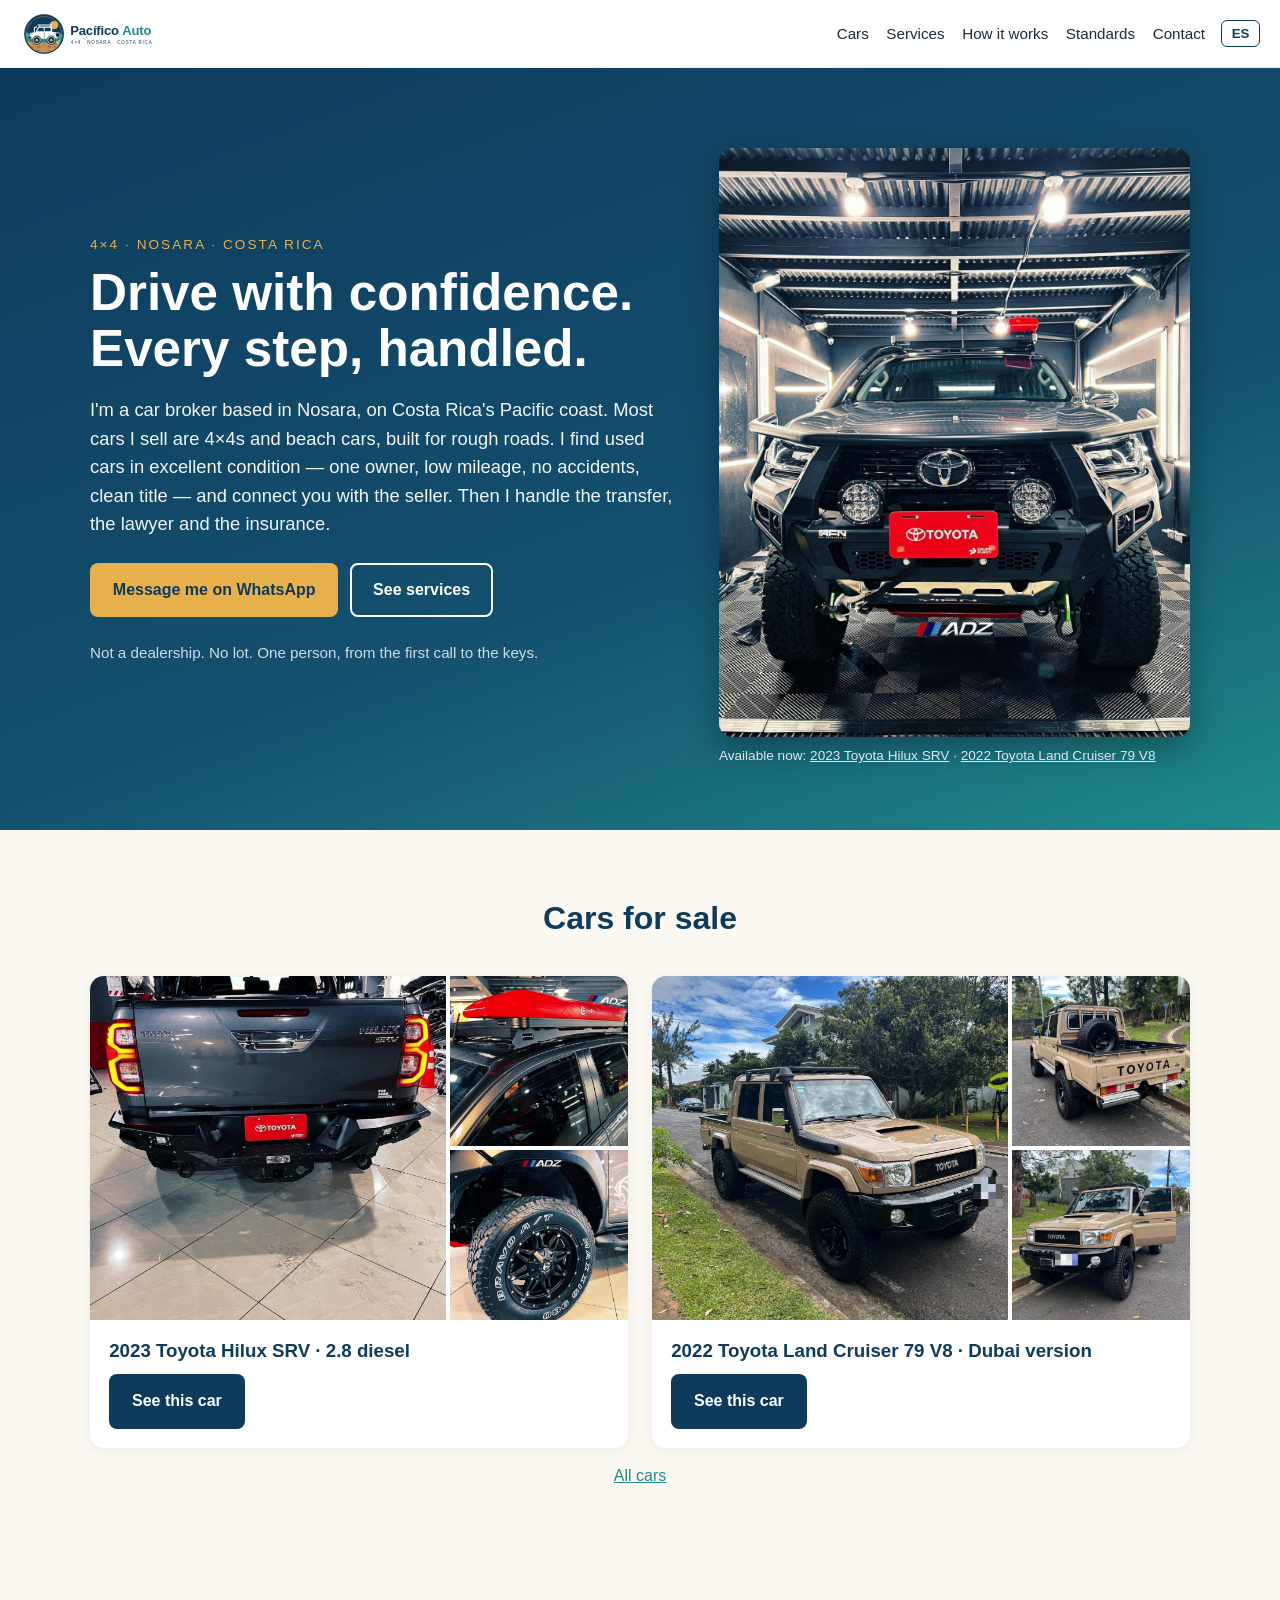
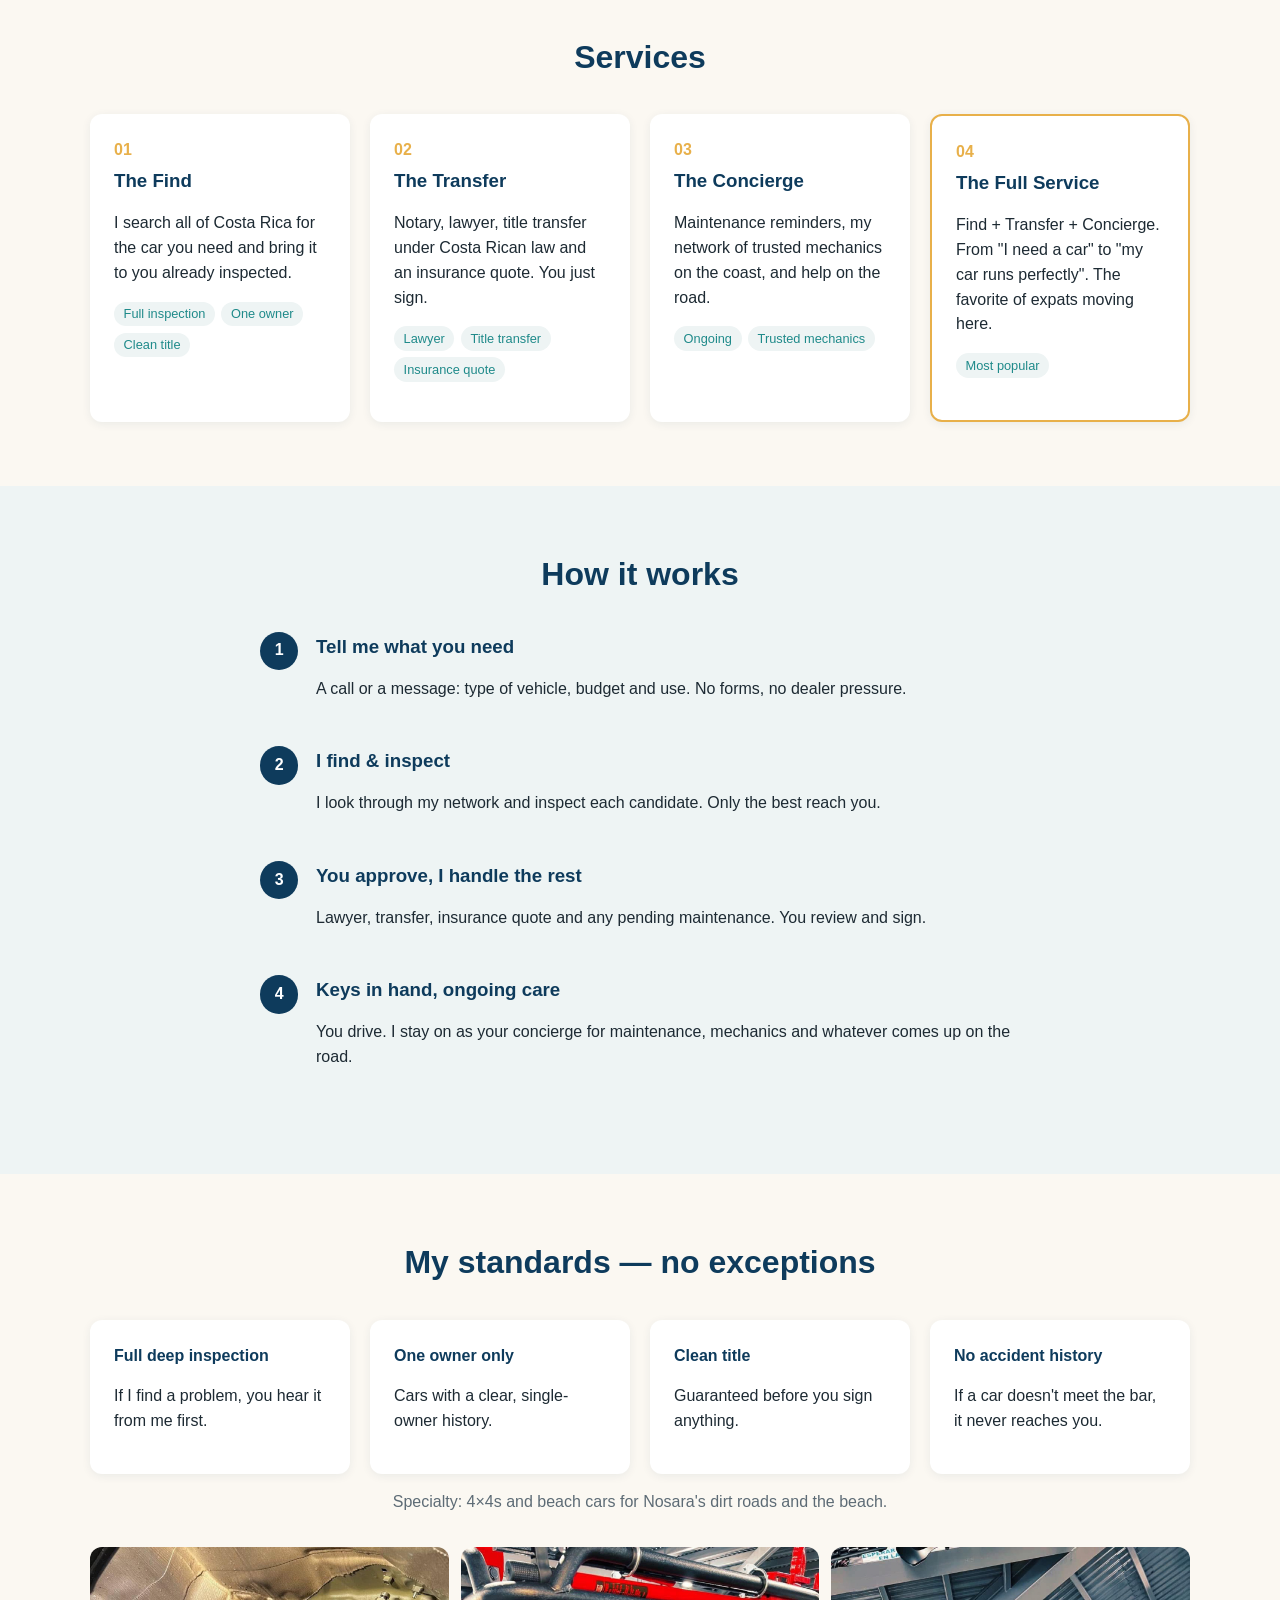
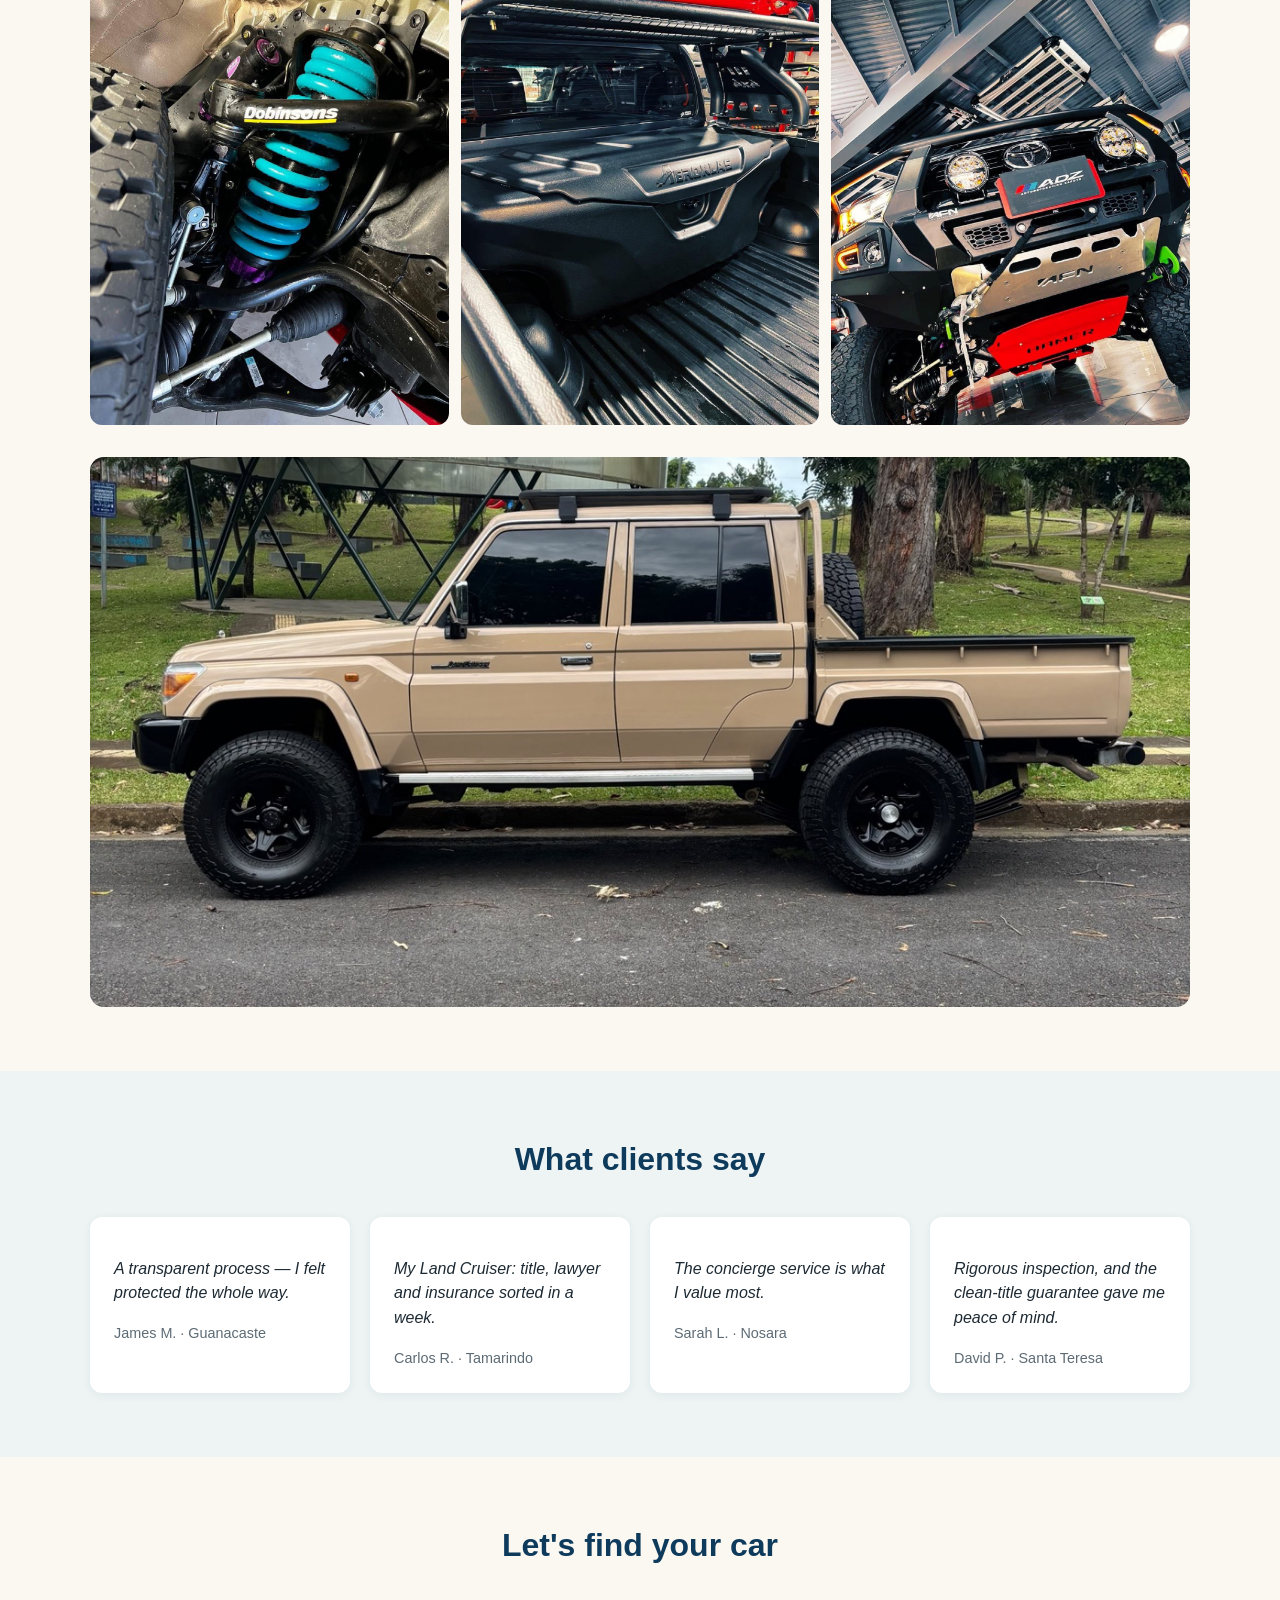
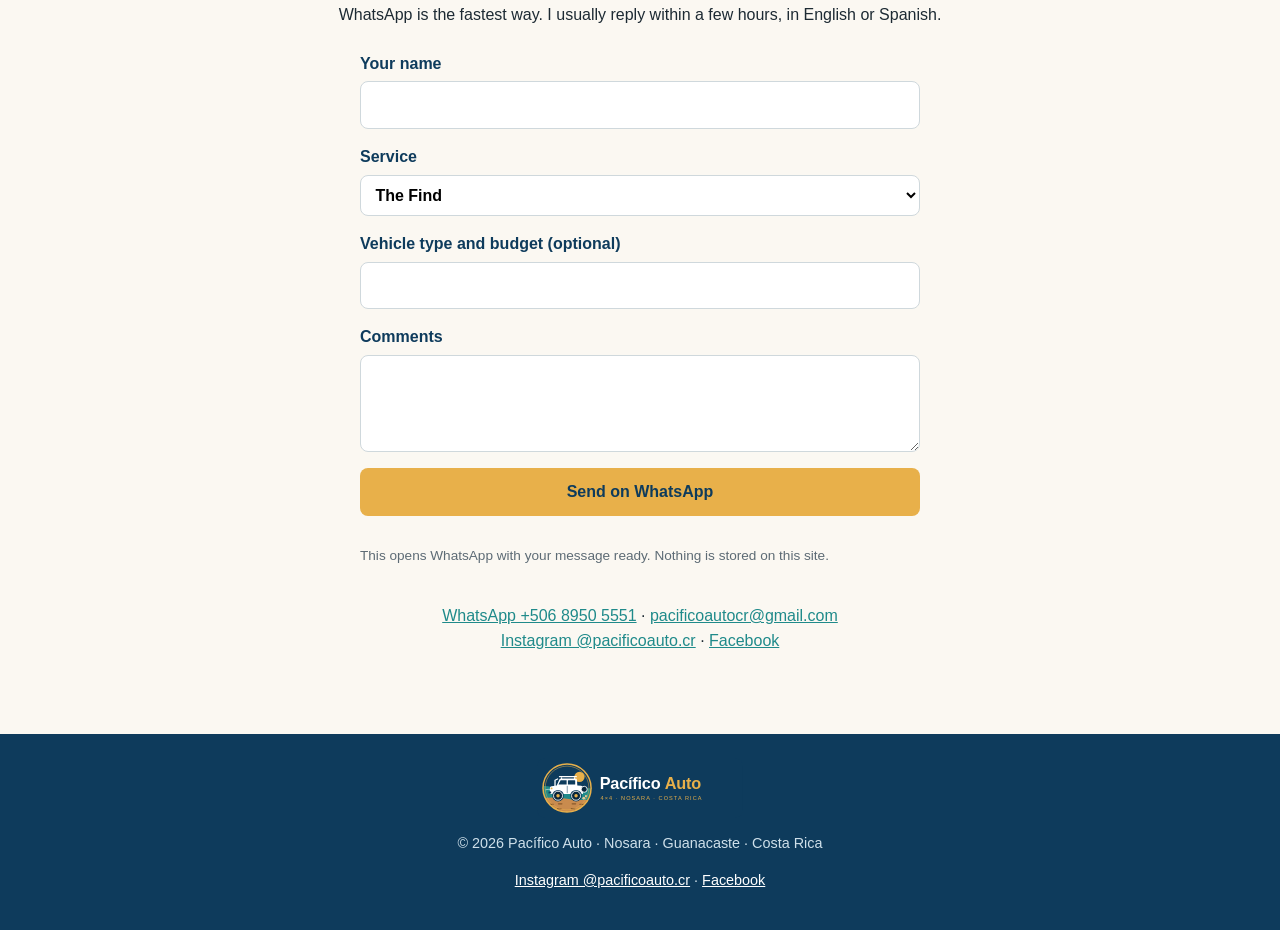
<file: index.html>
<!DOCTYPE html>
<html lang="en" class="lang-en">
<head>
<meta charset="utf-8">
<meta name="viewport" content="width=device-width, initial-scale=1">
<title>Pacífico Auto — 4×4 car broker in Nosara, Costa Rica</title>
<meta name="description" content="Pacífico Auto finds one-owner, clean-title, accident-free 4×4s and beach cars in Nosara and Costa Rica's Pacific coast, and handles the transfer, lawyer and insurance. Guanacaste · Nicoya · Puntarenas.">
<link rel="canonical" href="https://pacificoautocr.com/">
<meta property="og:type" content="website">
<meta property="og:site_name" content="Pacífico Auto">
<meta property="og:title" content="Pacífico Auto — Drive with confidence. Every step, handled.">
<meta property="og:description" content="Car broker · Costa Rica">
<meta property="og:url" content="https://pacificoautocr.com/">
<meta property="og:locale" content="en_US">
<meta property="og:locale:alternate" content="es_CR">
<meta name="theme-color" content="#0E3B5C">
<link rel="icon" href="img/icon.svg" type="image/svg+xml">
<link rel="apple-touch-icon" href="img/pacifico-auto-icono.png">
<meta property="og:image" content="https://pacificoautocr.com/img/pacifico-auto-cuadrado.png">
<link rel="stylesheet" href="css/style.css?v=3">
</head>
<body>

<header class="top">
  <a class="brand" href="#inicio" aria-label="Pacífico Auto">
    <img class="logo" src="img/pacifico-auto-horizontal.svg" alt="Pacífico Auto — 4×4 · Nosara · Costa Rica" width="165" height="48">
  </a>
  <nav>
    <a href="autos/index.html"><span class="en">Cars</span><span class="es">Autos</span></a>
    <a href="#services"><span class="en">Services</span><span class="es">Servicios</span></a>
    <a href="#how"><span class="en">How it works</span><span class="es">Cómo funciona</span></a>
    <a href="#standards"><span class="en">Standards</span><span class="es">Estándares</span></a>
    <a href="#contact"><span class="en">Contact</span><span class="es">Contacto</span></a>
  </nav>
  <button class="lang-toggle" type="button" aria-label="Cambiar idioma / Switch language">
    <span class="en">ES</span><span class="es">EN</span>
  </button>
</header>

<main>

<section id="inicio" class="hero">
  <div class="hero-inner con-foto">
   <div>
    <p class="kicker">4×4 · Nosara · Costa Rica</p>
    <h1>Drive with confidence.<br>Every step, handled.</h1>
    <p class="lead">
      <span class="en">I'm a car broker based in Nosara, on Costa Rica's Pacific coast. Most cars I sell are 4×4s and beach cars, built for rough roads. I find used cars in excellent condition — one owner, low mileage, no accidents, clean title — and connect you with the seller. Then I handle the transfer, the lawyer and the insurance.</span>
      <span class="es">Soy car broker en Nosara, en la costa del Pacífico de Costa Rica. La mayoría de los carros que vendo son 4×4 y playeros, hechos para calles malas. Busco autos usados en excelentes condiciones —de un dueño, poco kilometraje, sin accidentes y título limpio— y lo conecto con el vendedor. Después me encargo del traspaso, el abogado y el seguro.</span>
    </p>
    <div class="cta">
      <a class="btn primary" href="https://wa.me/50689505551" target="_blank" rel="noopener">
        <span class="en">Message me on WhatsApp</span><span class="es">Escríbame por WhatsApp</span>
      </a>
      <a class="btn ghost" href="#services"><span class="en">See services</span><span class="es">Ver servicios</span></a>
    </div>
    <p class="note"><span class="en">Not a dealership. No lot. One person, from the first call to the keys.</span><span class="es">No soy agencia ni tengo lote. Una sola persona, de la primera llamada a las llaves.</span></p>
   </div>
    <figure class="hero-foto">
      <a href="autos/toyota-hilux-srv-2023/index.html">
        <img src="autos/toyota-hilux-srv-2023/fotos/01-frente.jpg" alt="2023 Toyota Hilux SRV" width="1200" height="1600">
      </a>
      <figcaption><span class="en">Available now:</span><span class="es">Disponible:</span> <a href="autos/toyota-hilux-srv-2023/index.html">2023 Toyota Hilux SRV</a> · <a href="autos/toyota-land-cruiser-79-v8/index.html">2022 Toyota Land Cruiser 79 V8</a></figcaption>
    </figure>
  </div>
</section>

<section id="for-sale" class="en-venta">
  <h2><span class="en">Cars for sale</span><span class="es">Autos en venta</span></h2>
  <div class="venta-grid">
    <a class="venta-card" href="autos/toyota-hilux-srv-2023/index.html">
      <div class="venta-fotos">
        <img src="autos/toyota-hilux-srv-2023/fotos/02-atras.jpg" alt="Toyota Hilux SRV 2023, atrás" loading="lazy">
        <img src="autos/toyota-hilux-srv-2023/fotos/03-roof-rack-tanque.jpg" alt="Toyota Hilux SRV 2023, roof rack y tanque de agua" loading="lazy">
        <img src="autos/toyota-hilux-srv-2023/fotos/06-llanta.jpg" alt="Toyota Hilux SRV 2023, llanta" loading="lazy">
      </div>
      <h3><span class="en">2023 Toyota Hilux SRV · 2.8 diesel</span><span class="es">2023 Toyota Hilux SRV · 2.8 diésel</span></h3>
      <span class="btn"><span class="en">See this car</span><span class="es">Ver este auto</span></span>
    </a>
    <a class="venta-card" href="autos/toyota-land-cruiser-79-v8/index.html">
      <div class="venta-fotos">
        <img src="autos/toyota-land-cruiser-79-v8/fotos/01-tres-cuartos.jpg" alt="Toyota Land Cruiser 79 V8" loading="lazy">
        <img src="autos/toyota-land-cruiser-79-v8/fotos/05-tres-cuartos-trasero.jpg" alt="Toyota Land Cruiser 79 V8, tres cuartos trasero" loading="lazy">
        <img src="autos/toyota-land-cruiser-79-v8/fotos/07-puerta-abierta.jpg" alt="Toyota Land Cruiser 79 V8, puerta abierta" loading="lazy">
      </div>
      <h3><span class="en">2022 Toyota Land Cruiser 79 V8 · Dubai version</span><span class="es">2022 Toyota Land Cruiser 79 V8 · versión Dubai</span></h3>
      <span class="btn"><span class="en">See this car</span><span class="es">Ver este auto</span></span>
    </a>
  </div>
  <p class="center"><a href="autos/index.html"><span class="en">All cars</span><span class="es">Todos los autos</span></a></p>
</section>

<section id="services">
  <h2><span class="en">Services</span><span class="es">Servicios</span></h2>
  <div class="grid four">
    <article class="card">
      <span class="num">01</span>
      <h3>The Find</h3>
      <p class="en">I search all of Costa Rica for the car you need and bring it to you already inspected.</p>
      <p class="es">Busco en todo Costa Rica el auto que necesita y se lo entrego ya revisado.</p>
      <ul class="tags"><li class="en">Full inspection</li><li class="es">Inspección completa</li><li class="en">One owner</li><li class="es">Un dueño</li><li class="en">Clean title</li><li class="es">Título limpio</li></ul>
    </article>
    <article class="card">
      <span class="num">02</span>
      <h3>The Transfer</h3>
      <p class="en">Notary, lawyer, title transfer under Costa Rican law and an insurance quote. You just sign.</p>
      <p class="es">Notario, abogado, traspaso del título según la ley de Costa Rica y cotización del seguro. Usted solo firma.</p>
      <ul class="tags"><li class="en">Lawyer</li><li class="es">Abogado</li><li class="en">Title transfer</li><li class="es">Traspaso</li><li class="en">Insurance quote</li><li class="es">Seguro</li></ul>
    </article>
    <article class="card">
      <span class="num">03</span>
      <h3>The Concierge</h3>
      <p class="en">Maintenance reminders, my network of trusted mechanics on the coast, and help on the road.</p>
      <p class="es">Recordatorios de mantenimiento, mi red de mecánicos de confianza en la costa y ayuda en carretera.</p>
      <ul class="tags"><li class="en">Ongoing</li><li class="es">Continuo</li><li class="en">Trusted mechanics</li><li class="es">Mecánicos de confianza</li></ul>
    </article>
    <article class="card featured">
      <span class="num">04</span>
      <h3>The Full Service</h3>
      <p class="en">Find + Transfer + Concierge. From "I need a car" to "my car runs perfectly". The favorite of expats moving here.</p>
      <p class="es">Find + Transfer + Concierge. Del "necesito un auto" al "mi auto anda perfecto". El favorito de los expats que llegan.</p>
      <ul class="tags"><li class="en">Most popular</li><li class="es">El más pedido</li></ul>
    </article>
  </div>
</section>

<section id="how" class="alt">
  <h2><span class="en">How it works</span><span class="es">Cómo funciona</span></h2>
  <ol class="steps">
    <li><h3><span class="en">Tell me what you need</span><span class="es">Dígame qué necesita</span></h3>
      <p class="en">A call or a message: type of vehicle, budget and use. No forms, no dealer pressure.</p>
      <p class="es">Una llamada o un mensaje: tipo de vehículo, presupuesto y uso. Sin formularios ni presión de agencia.</p></li>
    <li><h3><span class="en">I find &amp; inspect</span><span class="es">Busco e inspecciono</span></h3>
      <p class="en">I look through my network and inspect each candidate. Only the best reach you.</p>
      <p class="es">Busco en mi red e inspecciono cada opción. Solo le llegan las mejores.</p></li>
    <li><h3><span class="en">You approve, I handle the rest</span><span class="es">Usted aprueba, yo hago el resto</span></h3>
      <p class="en">Lawyer, transfer, insurance quote and any pending maintenance. You review and sign.</p>
      <p class="es">Abogado, traspaso, cotización del seguro y cualquier mantenimiento pendiente. Usted revisa y firma.</p></li>
    <li><h3><span class="en">Keys in hand, ongoing care</span><span class="es">Llaves en mano y cuidado continuo</span></h3>
      <p class="en">You drive. I stay on as your concierge for maintenance, mechanics and whatever comes up on the road.</p>
      <p class="es">Usted maneja. Yo sigo como su concierge: mantenimiento, mecánicos y lo que surja en la carretera.</p></li>
  </ol>
</section>

<section id="standards">
  <h2><span class="en">My standards — no exceptions</span><span class="es">Mis estándares, sin excepciones</span></h2>
  <div class="grid four">
    <div class="std"><strong><span class="en">Full deep inspection</span><span class="es">Inspección completa</span></strong>
      <p class="en">If I find a problem, you hear it from me first.</p><p class="es">Si encuentro un problema, usted lo sabe primero.</p></div>
    <div class="std"><strong><span class="en">One owner only</span><span class="es">Un solo dueño</span></strong>
      <p class="en">Cars with a clear, single-owner history.</p><p class="es">Autos con historia clara, de un solo dueño.</p></div>
    <div class="std"><strong><span class="en">Clean title</span><span class="es">Título limpio</span></strong>
      <p class="en">Guaranteed before you sign anything.</p><p class="es">Garantizado antes de que usted firme.</p></div>
    <div class="std"><strong><span class="en">No accident history</span><span class="es">Sin accidentes</span></strong>
      <p class="en">If a car doesn't meet the bar, it never reaches you.</p><p class="es">Si un auto no cumple, nunca le llega.</p></div>
  </div>
  <p class="center muted"><span class="en">Specialty: 4×4s and beach cars for Nosara's dirt roads and the beach.</span><span class="es">Especialidad: 4×4 y playeros para las calles de tierra de Nosara y la playa.</span></p>
  <div class="detalles">
    <img src="autos/toyota-hilux-srv-2023/fotos/05-suspension.jpg" alt="Suspensión Dobinsons de la Toyota Hilux SRV 2023" loading="lazy">
    <img src="autos/toyota-hilux-srv-2023/fotos/07-cajon.jpg" alt="Cajón de la Toyota Hilux SRV 2023" loading="lazy">
    <img src="autos/toyota-hilux-srv-2023/fotos/04-bumper-afn.jpg" alt="Bumper AFN de la Toyota Hilux SRV 2023" loading="lazy">
  </div>
  <figure class="banda-foto">
    <img src="autos/toyota-land-cruiser-79-v8/fotos/04-lateral.jpg" alt="Toyota Land Cruiser 79 V8, vista lateral" loading="lazy">
  </figure>
</section>

<section id="testimonials" class="alt">
  <h2><span class="en">What clients say</span><span class="es">Lo que dicen los clientes</span></h2>
  <div class="grid four">
    <blockquote><p class="en">A transparent process — I felt protected the whole way.</p><p class="es">Un proceso transparente; me sentí protegido todo el tiempo.</p><cite>James M. · Guanacaste</cite></blockquote>
    <blockquote><p class="en">My Land Cruiser: title, lawyer and insurance sorted in a week.</p><p class="es">Mi Land Cruiser: título, abogado y seguro listos en una semana.</p><cite>Carlos R. · Tamarindo</cite></blockquote>
    <blockquote><p class="en">The concierge service is what I value most.</p><p class="es">El servicio de concierge es lo que más valoro.</p><cite>Sarah L. · Nosara</cite></blockquote>
    <blockquote><p class="en">Rigorous inspection, and the clean-title guarantee gave me peace of mind.</p><p class="es">Inspección rigurosa, y la garantía de título limpio me dio tranquilidad.</p><cite>David P. · Santa Teresa</cite></blockquote>
  </div>
</section>

<section id="contact">
  <h2><span class="en">Let's find your car</span><span class="es">Busquemos su auto</span></h2>
  <p class="center"><span class="en">WhatsApp is the fastest way. I usually reply within a few hours, in English or Spanish.</span><span class="es">WhatsApp es lo más rápido. Normalmente respondo en pocas horas, en español o inglés.</span></p>
  <form id="wa-form" class="form">
    <label><span class="en">Your name</span><span class="es">Su nombre</span><input name="name" required></label>
    <label><span class="en">Service</span><span class="es">Servicio</span>
      <select name="service">
        <option>The Find</option><option>The Transfer</option><option>The Concierge</option><option>The Full Service</option>
        <option value="Not sure yet">Not sure yet / Aún no sé</option>
      </select></label>
    <label><span class="en">Vehicle type and budget (optional)</span><span class="es">Tipo de vehículo y presupuesto (opcional)</span><input name="vehicle"></label>
    <label><span class="en">Comments</span><span class="es">Comentarios</span><textarea name="comments" rows="3"></textarea></label>
    <button class="btn primary" type="submit"><span class="en">Send on WhatsApp</span><span class="es">Enviar por WhatsApp</span></button>
    <p class="muted small"><span class="en">This opens WhatsApp with your message ready. Nothing is stored on this site.</span><span class="es">Se abre WhatsApp con su mensaje listo. Este sitio no guarda nada.</span></p>
  </form>
  <p class="center"><a href="https://wa.me/50689505551" target="_blank" rel="noopener">WhatsApp +506 8950 5551</a> · <a href="mailto:pacificoautocr@gmail.com">pacificoautocr@gmail.com</a><br><a href="https://www.instagram.com/pacificoauto.cr/" target="_blank" rel="noopener">Instagram @pacificoauto.cr</a> · <a href="https://www.facebook.com/profile.php?id=61596536469097" target="_blank" rel="noopener">Facebook</a></p>
</section>

</main>

<footer>
  <img class="footer-logo" src="img/pacifico-auto-horizontal-fondo-azul.svg" alt="Pacífico Auto" width="206" height="60">
  <p>© <span id="year">2026</span> Pacífico Auto · Nosara · Guanacaste · Costa Rica</p>
  <p class="social"><a href="https://www.instagram.com/pacificoauto.cr/" target="_blank" rel="noopener">Instagram @pacificoauto.cr</a> · <a href="https://www.facebook.com/profile.php?id=61596536469097" target="_blank" rel="noopener">Facebook</a></p>
</footer>

<script src="js/main.js"></script>
</body>
</html>
</file>
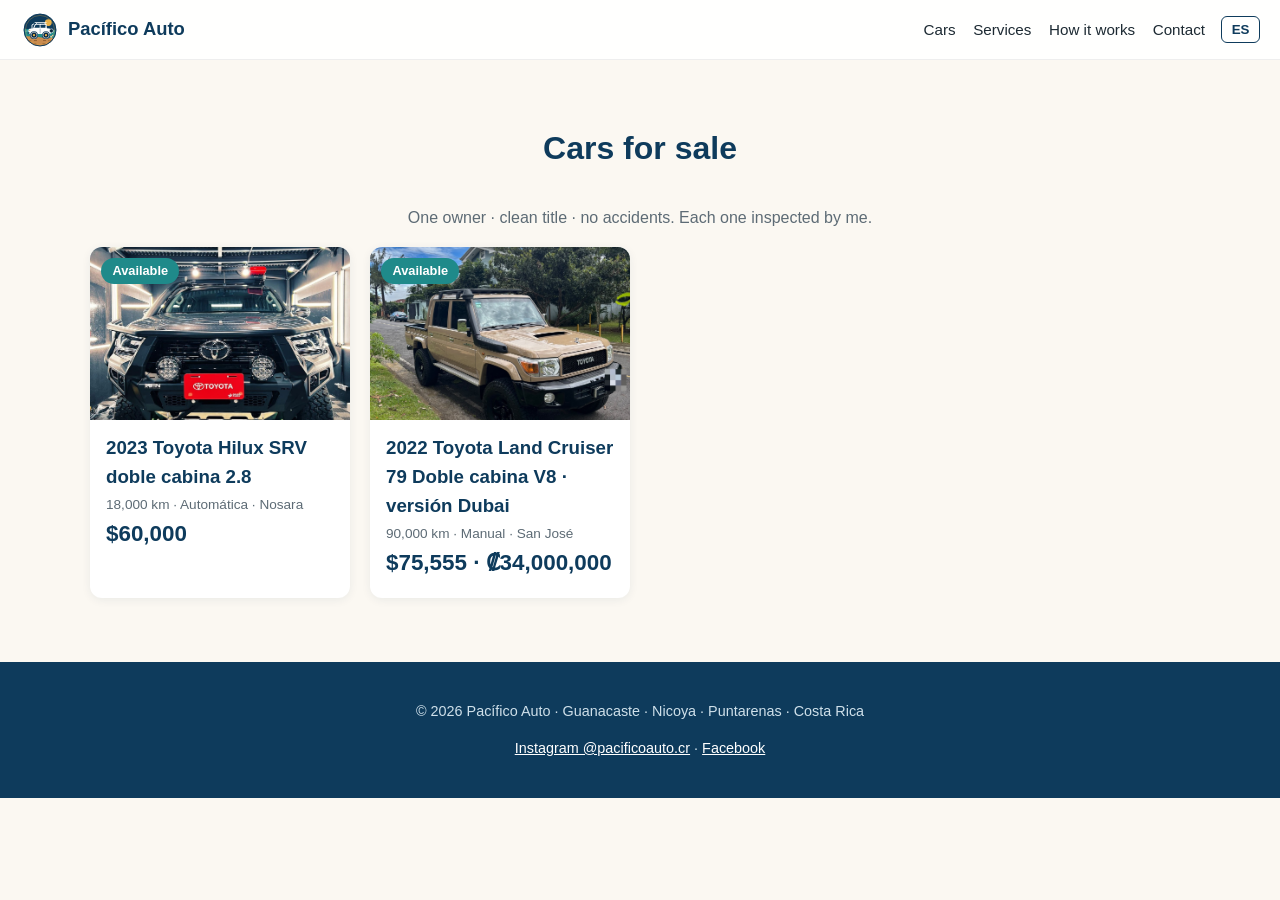
<file: autos/index.html>
<!DOCTYPE html>
<html lang="en" class="lang-en">
<head>
<meta charset="utf-8">
<meta name="viewport" content="width=device-width, initial-scale=1">
<title>Cars / Autos — Pacífico Auto</title>
<link rel="icon" href="../img/icon.svg" type="image/svg+xml">
<link rel="stylesheet" href="../css/style.css">
</head>
<body>
<header class="top">
  <a class="brand" href="../index.html" aria-label="Pacífico Auto">
    <img src="../img/icon.svg" alt="" width="40" height="40"><span>Pacífico Auto</span>
  </a>
  <nav>
    <a href="../autos/index.html"><span class="en">Cars</span><span class="es">Autos</span></a>
    <a href="../index.html#services"><span class="en">Services</span><span class="es">Servicios</span></a>
    <a href="../index.html#how"><span class="en">How it works</span><span class="es">Cómo funciona</span></a>
    <a href="../index.html#contact"><span class="en">Contact</span><span class="es">Contacto</span></a>
  </nav>
  <button class="lang-toggle" type="button" aria-label="Cambiar idioma / Switch language">
    <span class="en">ES</span><span class="es">EN</span>
  </button>
</header>

<main>
<section>
  <h2><span class="en">Cars for sale</span><span class="es">Autos en venta</span></h2>
  <p class="center muted"><span class="en">One owner · clean title · no accidents. Each one inspected by me.</span><span class="es">Un dueño · título limpio · sin accidentes. Cada uno revisado por mí.</span></p>
  <div class="grid autos"><a class="auto-card disponible" href="toyota-hilux-srv-2023/index.html">
  <img src="toyota-hilux-srv-2023/fotos/01-frente.jpg" alt="2023 Toyota Hilux SRV doble cabina 2.8" loading="lazy">
  <span class="estado disponible"><span class="en">Available</span><span class="es">Disponible</span></span>
  <h3>2023 Toyota Hilux SRV doble cabina 2.8</h3>
  <p class="muted small">18,000 km · Automática · Nosara</p>
  <p class="precio">$60,000</p>
</a>
<a class="auto-card disponible" href="toyota-land-cruiser-79-v8/index.html">
  <img src="toyota-land-cruiser-79-v8/fotos/01-tres-cuartos.jpg" alt="2022 Toyota Land Cruiser 79 Doble cabina V8 · versión Dubai" loading="lazy">
  <span class="estado disponible"><span class="en">Available</span><span class="es">Disponible</span></span>
  <h3>2022 Toyota Land Cruiser 79 Doble cabina V8 · versión Dubai</h3>
  <p class="muted small">90,000 km · Manual · San José</p>
  <p class="precio">$75,555 · ₡34,000,000</p>
</a></div>
</section>
</main>
<footer>
  <p>© <span id="year">2026</span> Pacífico Auto · Guanacaste · Nicoya · Puntarenas · Costa Rica</p>
  <p class="social"><a href="https://www.instagram.com/pacificoauto.cr/" target="_blank" rel="noopener">Instagram @pacificoauto.cr</a> · <a href="https://www.facebook.com/profile.php?id=61596536469097" target="_blank" rel="noopener">Facebook</a></p>
</footer>
<script src="../js/main.js"></script>
</body>
</html>
</file>
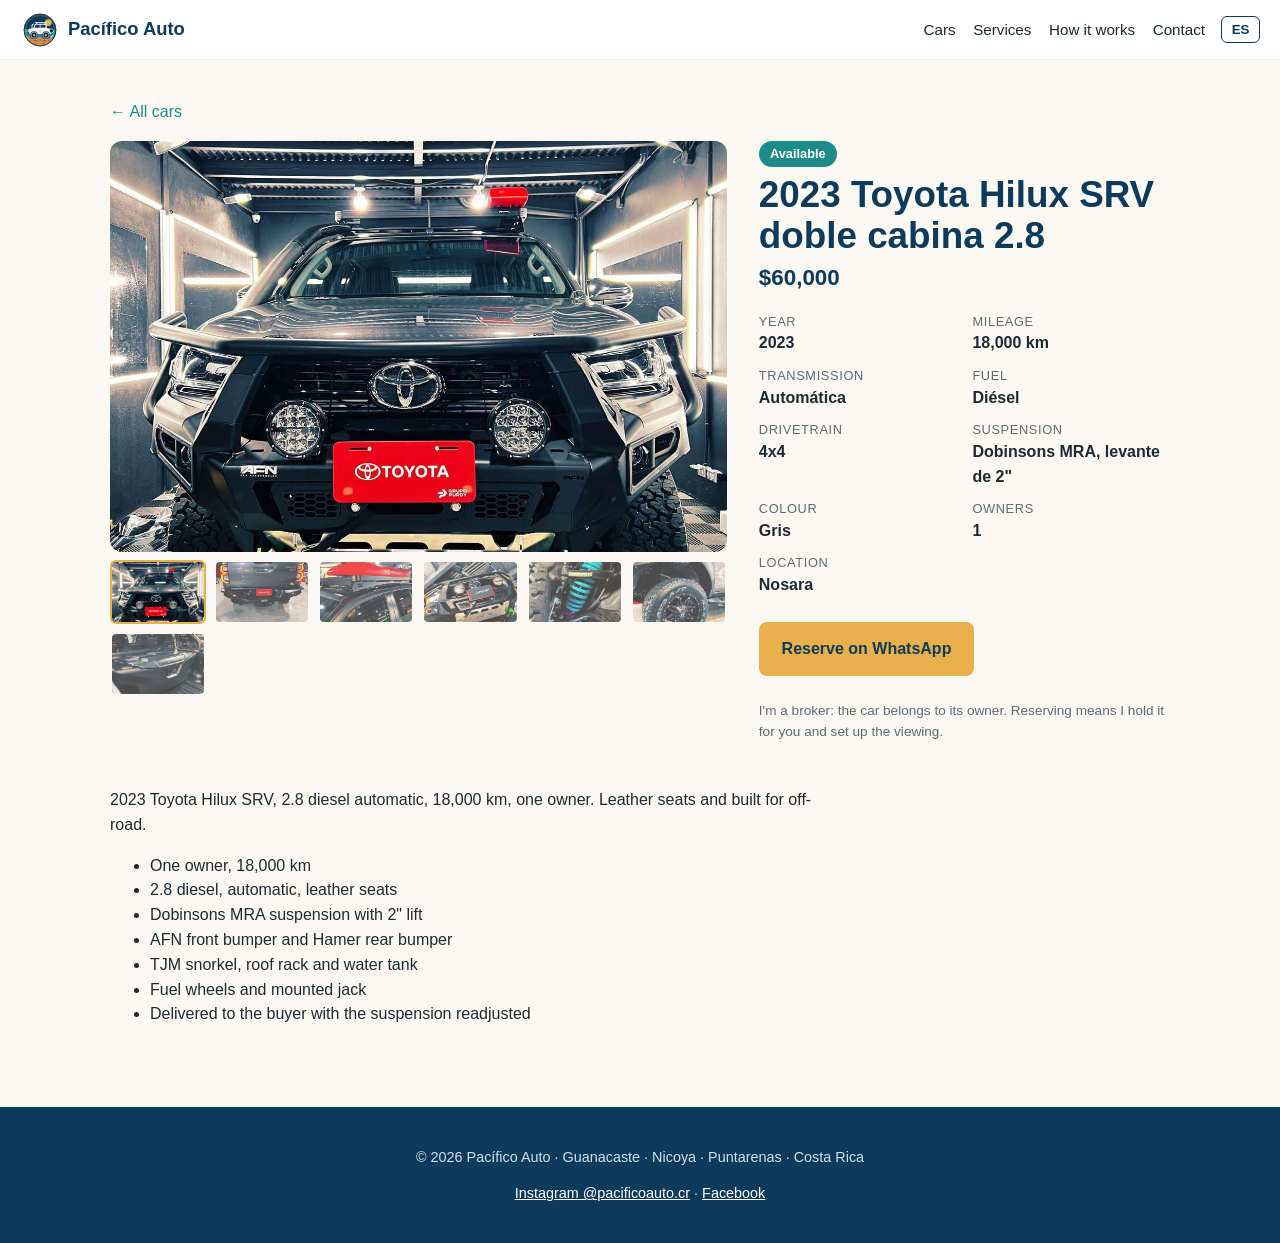
<file: autos/toyota-hilux-srv-2023/index.html>
<!DOCTYPE html>
<html lang="en" class="lang-en">
<head>
<meta charset="utf-8">
<meta name="viewport" content="width=device-width, initial-scale=1">
<title>2023 Toyota Hilux SRV doble cabina 2.8 — Pacífico Auto</title>
<link rel="icon" href="../../img/icon.svg" type="image/svg+xml">
<link rel="stylesheet" href="../../css/style.css">
</head>
<body>
<header class="top">
  <a class="brand" href="../../index.html" aria-label="Pacífico Auto">
    <img src="../../img/icon.svg" alt="" width="40" height="40"><span>Pacífico Auto</span>
  </a>
  <nav>
    <a href="../../autos/index.html"><span class="en">Cars</span><span class="es">Autos</span></a>
    <a href="../../index.html#services"><span class="en">Services</span><span class="es">Servicios</span></a>
    <a href="../../index.html#how"><span class="en">How it works</span><span class="es">Cómo funciona</span></a>
    <a href="../../index.html#contact"><span class="en">Contact</span><span class="es">Contacto</span></a>
  </nav>
  <button class="lang-toggle" type="button" aria-label="Cambiar idioma / Switch language">
    <span class="en">ES</span><span class="es">EN</span>
  </button>
</header>

<main>
<section class="auto">
  <p class="migas"><a href="../index.html">← <span class="en">All cars</span><span class="es">Todos los autos</span></a></p>
  <div class="auto-cols">
    <div class="galeria"><img id="foto-principal" src="fotos/01-frente.jpg" alt="2023 Toyota Hilux SRV doble cabina 2.8"><div class="thumbs"><img src="fotos/01-frente.jpg" alt="" loading="lazy"><img src="fotos/02-atras.jpg" alt="" loading="lazy"><img src="fotos/03-roof-rack-tanque.jpg" alt="" loading="lazy"><img src="fotos/04-bumper-afn.jpg" alt="" loading="lazy"><img src="fotos/05-suspension.jpg" alt="" loading="lazy"><img src="fotos/06-llanta.jpg" alt="" loading="lazy"><img src="fotos/07-cajon.jpg" alt="" loading="lazy"></div></div>
    <div class="auto-info">
      <span class="estado disponible"><span class="en">Available</span><span class="es">Disponible</span></span>
      <h1>2023 Toyota Hilux SRV doble cabina 2.8</h1>
      <p class="precio">$60,000</p>
      <dl class="ficha"><div><dt><span class="en">Year</span><span class="es">Año</span></dt><dd>2023</dd></div><div><dt><span class="en">Mileage</span><span class="es">Kilometraje</span></dt><dd>18,000 km</dd></div><div><dt><span class="en">Transmission</span><span class="es">Transmisión</span></dt><dd>Automática</dd></div><div><dt><span class="en">Fuel</span><span class="es">Combustible</span></dt><dd>Diésel</dd></div><div><dt><span class="en">Drivetrain</span><span class="es">Tracción</span></dt><dd>4x4</dd></div><div><dt><span class="en">Suspension</span><span class="es">Suspensión</span></dt><dd>Dobinsons MRA, levante de 2&quot;</dd></div><div><dt><span class="en">Colour</span><span class="es">Color</span></dt><dd>Gris</dd></div><div><dt><span class="en">Owners</span><span class="es">Dueños</span></dt><dd>1</dd></div><div><dt><span class="en">Location</span><span class="es">Ubicación</span></dt><dd>Nosara</dd></div></dl>
      
      <div class="cta"><a class="btn primary en" href="https://wa.me/50689505551?text=Hi%20Agust%C3%ADn%2C%20I%27d%20like%20to%20reserve%20/%20see%20the%202023%20Toyota%20Hilux%20SRV%20doble%20cabina%202.8%20%28%2460%2C000%29." target="_blank" rel="noopener">Reserve on WhatsApp</a><a class="btn primary es" href="https://wa.me/50689505551?text=Hola%20Agust%C3%ADn%2C%20quiero%20reservar%20/%20ver%20el%202023%20Toyota%20Hilux%20SRV%20doble%20cabina%202.8%20%28%2460%2C000%29." target="_blank" rel="noopener">Reservar por WhatsApp</a></div>
      <p class="muted small"><span class="en">I'm a broker: the car belongs to its owner. Reserving means I hold it for you and set up the viewing.</span><span class="es">Soy intermediario: el auto es de su dueño. Reservar significa que se lo aparto y coordino la visita.</span></p>
    </div>
  </div>
  <div class="auto-texto">
    <div class="en"><p>2023 Toyota Hilux SRV, 2.8 diesel automatic, 18,000 km, one owner. Leather seats and built for off-road.</p>
<ul>
<li>One owner, 18,000 km</li>
<li>2.8 diesel, automatic, leather seats</li>
<li>Dobinsons MRA suspension with 2&quot; lift</li>
<li>AFN front bumper and Hamer rear bumper</li>
<li>TJM snorkel, roof rack and water tank</li>
<li>Fuel wheels and mounted jack</li>
<li>Delivered to the buyer with the suspension readjusted</li>
</ul></div><div class="es"><p>Toyota Hilux SRV 2023, diésel 2.8 automática, con 18.000 km y un solo dueño. Asientos de cuero y equipada para off-road.</p>
<ul>
<li>Un solo dueño, 18.000 km</li>
<li>Diésel 2.8, automática, asientos de cuero</li>
<li>Suspensión Dobinsons MRA con levante de 2&quot;</li>
<li>Bumper delantero AFN y bumper trasero Hamer</li>
<li>Snorkel TJM, roof rack y tanque de agua</li>
<li>Aros Fuel y gata montada</li>
<li>Al que la compre se le entrega con la suspensión reajustada</li>
</ul></div>
  </div>
</section>
</main>
<footer>
  <p>© <span id="year">2026</span> Pacífico Auto · Guanacaste · Nicoya · Puntarenas · Costa Rica</p>
  <p class="social"><a href="https://www.instagram.com/pacificoauto.cr/" target="_blank" rel="noopener">Instagram @pacificoauto.cr</a> · <a href="https://www.facebook.com/profile.php?id=61596536469097" target="_blank" rel="noopener">Facebook</a></p>
</footer>
<script src="../../js/main.js"></script>
</body>
</html>
</file>
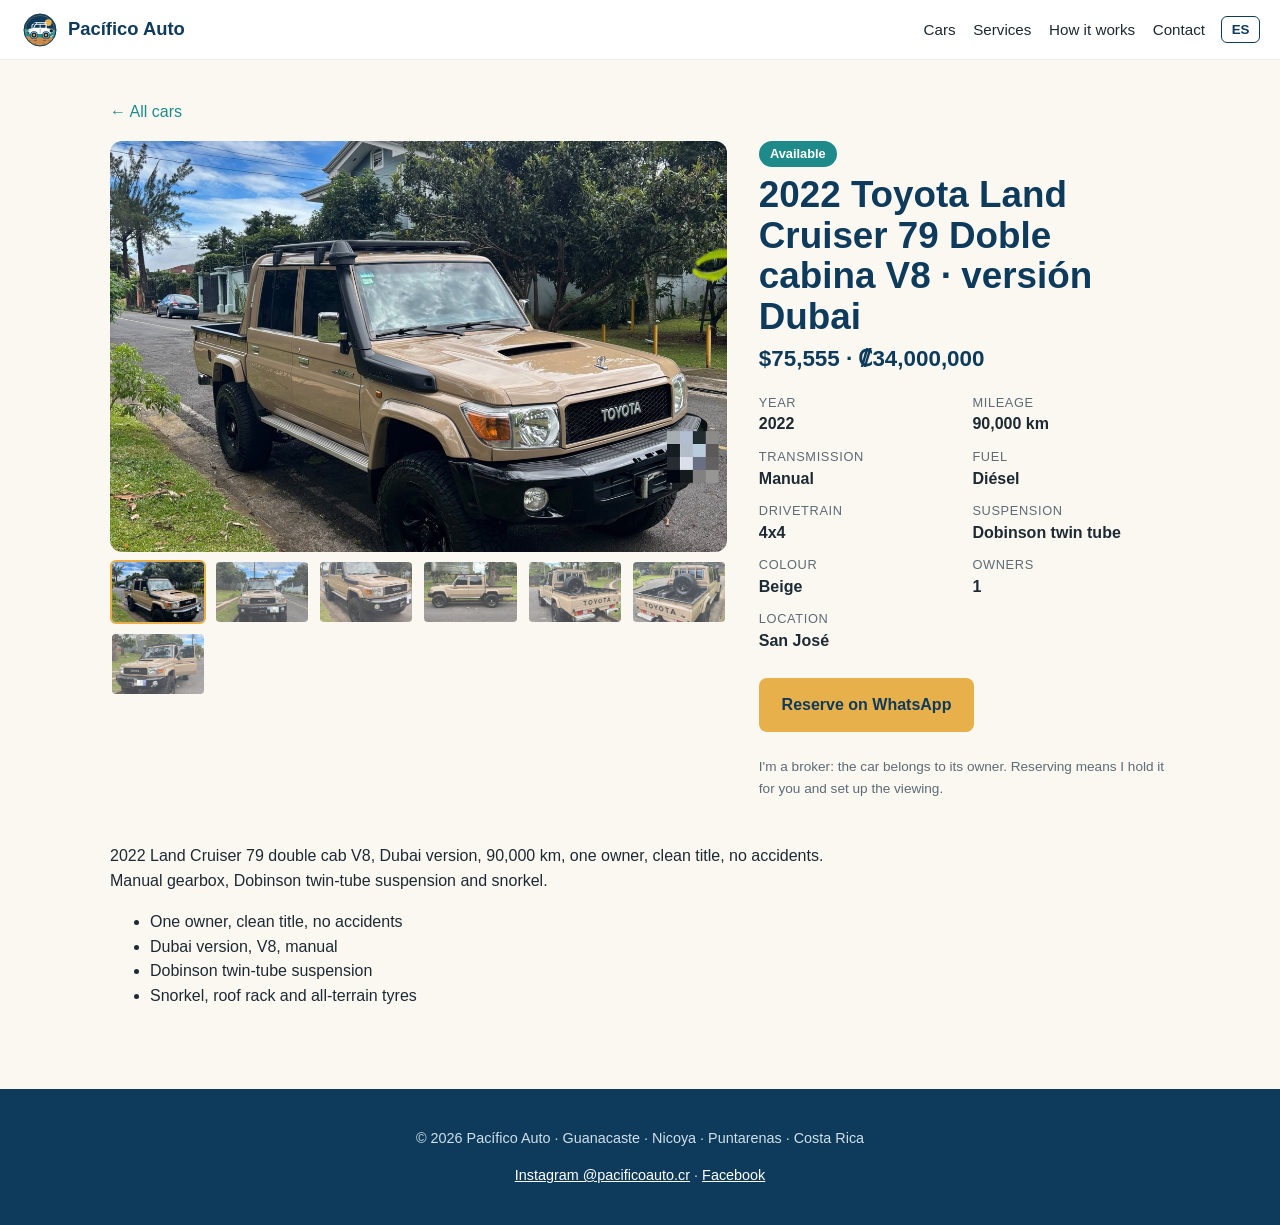
<file: autos/toyota-land-cruiser-79-v8/index.html>
<!DOCTYPE html>
<html lang="en" class="lang-en">
<head>
<meta charset="utf-8">
<meta name="viewport" content="width=device-width, initial-scale=1">
<title>2022 Toyota Land Cruiser 79 Doble cabina V8 · versión Dubai — Pacífico Auto</title>
<link rel="icon" href="../../img/icon.svg" type="image/svg+xml">
<link rel="stylesheet" href="../../css/style.css">
</head>
<body>
<header class="top">
  <a class="brand" href="../../index.html" aria-label="Pacífico Auto">
    <img src="../../img/icon.svg" alt="" width="40" height="40"><span>Pacífico Auto</span>
  </a>
  <nav>
    <a href="../../autos/index.html"><span class="en">Cars</span><span class="es">Autos</span></a>
    <a href="../../index.html#services"><span class="en">Services</span><span class="es">Servicios</span></a>
    <a href="../../index.html#how"><span class="en">How it works</span><span class="es">Cómo funciona</span></a>
    <a href="../../index.html#contact"><span class="en">Contact</span><span class="es">Contacto</span></a>
  </nav>
  <button class="lang-toggle" type="button" aria-label="Cambiar idioma / Switch language">
    <span class="en">ES</span><span class="es">EN</span>
  </button>
</header>

<main>
<section class="auto">
  <p class="migas"><a href="../index.html">← <span class="en">All cars</span><span class="es">Todos los autos</span></a></p>
  <div class="auto-cols">
    <div class="galeria"><img id="foto-principal" src="fotos/01-tres-cuartos.jpg" alt="2022 Toyota Land Cruiser 79 Doble cabina V8 · versión Dubai"><div class="thumbs"><img src="fotos/01-tres-cuartos.jpg" alt="" loading="lazy"><img src="fotos/02-frente.jpg" alt="" loading="lazy"><img src="fotos/03-tres-cuartos-derecho.jpg" alt="" loading="lazy"><img src="fotos/04-lateral.jpg" alt="" loading="lazy"><img src="fotos/05-tres-cuartos-trasero.jpg" alt="" loading="lazy"><img src="fotos/06-atras.jpg" alt="" loading="lazy"><img src="fotos/07-puerta-abierta.jpg" alt="" loading="lazy"></div></div>
    <div class="auto-info">
      <span class="estado disponible"><span class="en">Available</span><span class="es">Disponible</span></span>
      <h1>2022 Toyota Land Cruiser 79 Doble cabina V8 · versión Dubai</h1>
      <p class="precio">$75,555 · ₡34,000,000</p>
      <dl class="ficha"><div><dt><span class="en">Year</span><span class="es">Año</span></dt><dd>2022</dd></div><div><dt><span class="en">Mileage</span><span class="es">Kilometraje</span></dt><dd>90,000 km</dd></div><div><dt><span class="en">Transmission</span><span class="es">Transmisión</span></dt><dd>Manual</dd></div><div><dt><span class="en">Fuel</span><span class="es">Combustible</span></dt><dd>Diésel</dd></div><div><dt><span class="en">Drivetrain</span><span class="es">Tracción</span></dt><dd>4x4</dd></div><div><dt><span class="en">Suspension</span><span class="es">Suspensión</span></dt><dd>Dobinson twin tube</dd></div><div><dt><span class="en">Colour</span><span class="es">Color</span></dt><dd>Beige</dd></div><div><dt><span class="en">Owners</span><span class="es">Dueños</span></dt><dd>1</dd></div><div><dt><span class="en">Location</span><span class="es">Ubicación</span></dt><dd>San José</dd></div></dl>
      
      <div class="cta"><a class="btn primary en" href="https://wa.me/50689505551?text=Hi%20Agust%C3%ADn%2C%20I%27d%20like%20to%20reserve%20/%20see%20the%202022%20Toyota%20Land%20Cruiser%2079%20Doble%20cabina%20V8%20%C2%B7%20versi%C3%B3n%20Dubai%20%28%2475%2C555%20%C2%B7%20%E2%82%A134%2C000%2C000%29." target="_blank" rel="noopener">Reserve on WhatsApp</a><a class="btn primary es" href="https://wa.me/50689505551?text=Hola%20Agust%C3%ADn%2C%20quiero%20reservar%20/%20ver%20el%202022%20Toyota%20Land%20Cruiser%2079%20Doble%20cabina%20V8%20%C2%B7%20versi%C3%B3n%20Dubai%20%28%2475%2C555%20%C2%B7%20%E2%82%A134%2C000%2C000%29." target="_blank" rel="noopener">Reservar por WhatsApp</a></div>
      <p class="muted small"><span class="en">I'm a broker: the car belongs to its owner. Reserving means I hold it for you and set up the viewing.</span><span class="es">Soy intermediario: el auto es de su dueño. Reservar significa que se lo aparto y coordino la visita.</span></p>
    </div>
  </div>
  <div class="auto-texto">
    <div class="en"><p>2022 Land Cruiser 79 double cab V8, Dubai version, 90,000 km, one owner, clean title, no accidents. Manual gearbox, Dobinson twin-tube suspension and snorkel.</p>
<ul>
<li>One owner, clean title, no accidents</li>
<li>Dubai version, V8, manual</li>
<li>Dobinson twin-tube suspension</li>
<li>Snorkel, roof rack and all-terrain tyres</li>
</ul></div><div class="es"><p>Land Cruiser 79 doble cabina V8, versión Dubai, 2022, con 90.000 km, un solo dueño, título limpio y sin accidentes. Transmisión manual, suspensión Dobinson twin tube y snorkel.</p>
<ul>
<li>Un solo dueño, título limpio, sin accidentes</li>
<li>Versión Dubai, V8, manual</li>
<li>Suspensión Dobinson twin tube</li>
<li>Snorkel, parrilla de techo y llantas todo terreno</li>
</ul></div>
  </div>
</section>
</main>
<footer>
  <p>© <span id="year">2026</span> Pacífico Auto · Guanacaste · Nicoya · Puntarenas · Costa Rica</p>
  <p class="social"><a href="https://www.instagram.com/pacificoauto.cr/" target="_blank" rel="noopener">Instagram @pacificoauto.cr</a> · <a href="https://www.facebook.com/profile.php?id=61596536469097" target="_blank" rel="noopener">Facebook</a></p>
</footer>
<script src="../../js/main.js"></script>
</body>
</html>
</file>
<file: css/style.css>
:root{--ocean:#0E3B5C;--sand:#E8B04A;--teal:#1F8A8A;--ink:#1d2a33;--muted:#5d6b75;--bg:#fbf8f2;--card:#fff}
*{box-sizing:border-box}
html{scroll-behavior:smooth}
body{margin:0;font-family:"Helvetica Neue",Arial,sans-serif;color:var(--ink);background:var(--bg);line-height:1.55}
.lang-en .es,.lang-es .en{display:none}
a{color:var(--teal)}
.top{position:sticky;top:0;z-index:10;display:flex;align-items:center;gap:1rem;padding:.6rem 1.25rem;background:rgba(255,255,255,.95);border-bottom:1px solid #eee}
.brand{display:flex;align-items:center;gap:.5rem;font-weight:700;font-size:1.15rem;color:var(--ocean);text-decoration:none}
.top nav{margin-left:auto;display:flex;gap:1.1rem}
.top nav a{color:var(--ink);text-decoration:none;font-size:.95rem}
.lang-toggle{border:1px solid var(--ocean);background:none;color:var(--ocean);border-radius:6px;padding:.3rem .6rem;font-weight:700;cursor:pointer}
.hero{background:linear-gradient(160deg,var(--ocean) 0%,#14506f 60%,var(--teal) 100%);color:#fff;padding:5rem 1.25rem 4rem}
.hero-inner{max-width:780px;margin:0 auto}
.kicker{letter-spacing:.15em;text-transform:uppercase;color:var(--sand);font-size:.85rem;margin:0}
h1{font-size:clamp(2rem,5vw,3.2rem);line-height:1.1;margin:.6rem 0 1rem}
.lead{font-size:1.15rem;opacity:.95}
.note{opacity:.8;font-size:.95rem}
.cta{display:flex;flex-wrap:wrap;gap:.75rem;margin:1.5rem 0}
.btn{display:inline-block;padding:.8rem 1.3rem;border-radius:8px;font-weight:700;text-decoration:none;border:2px solid transparent;cursor:pointer;font-size:1rem}
.btn.primary{background:var(--sand);color:var(--ocean)}
.btn.ghost{border-color:#fff;color:#fff}
section{padding:4rem 1.25rem}
section.alt{background:#eef4f4}
h2{text-align:center;color:var(--ocean);font-size:2rem;margin:0 0 2rem}
.grid{display:grid;gap:1.25rem;max-width:1100px;margin:0 auto}
.grid.four{grid-template-columns:repeat(auto-fit,minmax(230px,1fr))}
.card,.std,blockquote{background:var(--card);border-radius:12px;padding:1.5rem;box-shadow:0 2px 10px rgba(14,59,92,.07)}
.card.featured{border:2px solid var(--sand)}
.num{color:var(--sand);font-weight:700}
.card h3{margin:.2rem 0 .5rem;color:var(--ocean)}
.tags{list-style:none;padding:0;display:flex;flex-wrap:wrap;gap:.4rem}
.tags li{background:#eef4f4;color:var(--teal);border-radius:20px;padding:.15rem .6rem;font-size:.8rem}
.lang-en .tags li.es,.lang-es .tags li.en{display:none}
.steps{max-width:760px;margin:0 auto;padding:0;list-style:none;counter-reset:s}
.steps li{counter-increment:s;position:relative;padding:0 0 1.5rem 3.5rem}
.steps li::before{content:counter(s);position:absolute;left:0;top:0;width:2.4rem;height:2.4rem;border-radius:50%;background:var(--ocean);color:#fff;display:grid;place-items:center;font-weight:700}
.steps h3{margin:.3rem 0;color:var(--ocean)}
.std strong{color:var(--ocean)}
blockquote{margin:0;font-style:italic}
cite{display:block;margin-top:.6rem;font-style:normal;color:var(--muted);font-size:.9rem}
.center{text-align:center}.muted{color:var(--muted)}.small{font-size:.85rem}
.form{max-width:560px;margin:1.5rem auto;display:grid;gap:1rem}
.form label{display:grid;gap:.3rem;font-weight:600;color:var(--ocean)}
.form input,.form select,.form textarea{font:inherit;padding:.65rem;border:1px solid #cfd8dc;border-radius:8px;background:#fff}
footer{background:var(--ocean);color:#cfe0ea;text-align:center;padding:1.5rem;font-size:.9rem}
footer .social a{color:#fff}
@media(max-width:700px){.top nav{display:none}.hero{padding-top:3rem}}
/* --- Autos --- */
.aviso-ejemplo{margin:0;background:#b3261e;color:#fff;text-align:center;padding:.5rem;font-weight:700;font-size:.9rem}
.grid.autos{grid-template-columns:repeat(auto-fill,minmax(260px,1fr))}
.auto-card{position:relative;display:block;background:var(--card);border-radius:12px;overflow:hidden;box-shadow:0 2px 10px rgba(14,59,92,.07);text-decoration:none;color:var(--ink);padding-bottom:1rem}
.auto-card img,.auto-card .sin-foto{display:block;width:100%;aspect-ratio:3/2;object-fit:cover;background:#dfe9ec}
.auto-card h3{margin:.8rem 1rem .2rem;color:var(--ocean)}
.auto-card p{margin:.1rem 1rem}
.auto-card .estado{position:absolute;top:.7rem;left:.7rem}
.estado{display:inline-block;border-radius:20px;padding:.2rem .7rem;font-size:.8rem;font-weight:700;background:var(--teal);color:#fff}
.estado.reservado{background:var(--sand);color:var(--ocean)}
.estado.vendido{background:var(--muted)}
.precio{font-size:1.4rem;font-weight:700;color:var(--ocean);margin:.3rem 0}
.auto{max-width:1100px;margin:0 auto;padding-top:1.5rem}
.auto h1{color:var(--ocean);font-size:clamp(1.6rem,4vw,2.3rem);margin:.5rem 0 .2rem}
.migas a{text-decoration:none}
.auto-cols{display:grid;grid-template-columns:minmax(0,3fr) minmax(0,2fr);gap:2rem;align-items:start}
.galeria>img{width:100%;aspect-ratio:3/2;object-fit:cover;border-radius:12px;background:#dfe9ec;display:block}
.galeria.sin-fotos{aspect-ratio:3/2;display:grid;place-items:center;background:#dfe9ec;border-radius:12px;color:var(--muted)}
.thumbs{display:grid;grid-template-columns:repeat(auto-fill,minmax(84px,1fr));gap:.5rem;margin-top:.5rem}
.thumbs img{width:100%;aspect-ratio:3/2;object-fit:cover;border-radius:6px;cursor:pointer;opacity:.7;border:2px solid transparent}
.thumbs img.activa,.thumbs img:hover{opacity:1;border-color:var(--sand)}
.ficha{display:grid;grid-template-columns:1fr 1fr;gap:.6rem 1rem;margin:1rem 0}
.ficha dt{font-size:.8rem;color:var(--muted);text-transform:uppercase;letter-spacing:.05em}
.ficha dd{margin:0;font-weight:600}
.lang-en a.btn.es,.lang-es a.btn.en{display:none}
.auto-texto{max-width:720px;margin-top:2rem}
@media(max-width:800px){.auto-cols{grid-template-columns:1fr}}

.brand .logo{height:48px;width:auto;display:block}
.footer-logo{height:60px;width:auto;display:block;margin:0 auto .5rem;border-radius:8px}
.vendidos{border-top:1px solid #dfe9ec}
.auto-card.vendido img{filter:grayscale(.6);opacity:.85}

/* --- Fotos en la portada --- */
.hero-inner.con-foto{max-width:1100px;display:grid;grid-template-columns:minmax(0,1.25fr) minmax(0,1fr);gap:2.5rem;align-items:center}
.hero-foto{margin:0}
.hero-foto img{display:block;width:100%;height:auto;aspect-ratio:4/5;object-fit:cover;object-position:50% 60%;border-radius:14px;box-shadow:0 12px 32px rgba(0,0,0,.3)}
.hero-foto figcaption{font-size:.85rem;opacity:.85;margin-top:.5rem}
.hero-foto a{color:#fff}
.venta-grid{display:grid;grid-template-columns:1fr 1fr;gap:1.5rem;max-width:1100px;margin:0 auto 1rem}
.venta-card{display:block;background:var(--card);border-radius:14px;overflow:hidden;box-shadow:0 2px 10px rgba(14,59,92,.07);text-decoration:none;color:var(--ink);padding-bottom:1.2rem}
.venta-fotos{display:grid;grid-template-columns:2fr 1fr;grid-template-rows:170px 170px;gap:4px}
.venta-fotos img{display:block;width:100%;height:100%;object-fit:cover;object-position:50% 65%}
.venta-fotos img:first-child{grid-row:1/3}
.venta-card h3{margin:1rem 1.2rem .6rem;color:var(--ocean)}
.venta-card .btn{margin:0 1.2rem;background:var(--ocean);color:#fff}
.detalles{display:grid;grid-template-columns:repeat(3,1fr);gap:.75rem;max-width:1100px;margin:2rem auto 0}
.detalles img{display:block;width:100%;aspect-ratio:3/4;object-fit:cover;border-radius:12px}
.banda-foto{max-width:1100px;margin:2rem auto 0}
.banda-foto img{display:block;width:100%;aspect-ratio:2/1;object-fit:cover;object-position:50% 52%;border-radius:14px}
@media(max-width:800px){
  .hero-inner.con-foto{grid-template-columns:1fr;gap:1.5rem}
  .hero-foto img{aspect-ratio:4/3}
  .venta-grid{grid-template-columns:1fr}
  .venta-fotos{grid-template-rows:130px 130px}
  .detalles{gap:.4rem}
  .banda-foto img{aspect-ratio:4/3}
}
</file>
